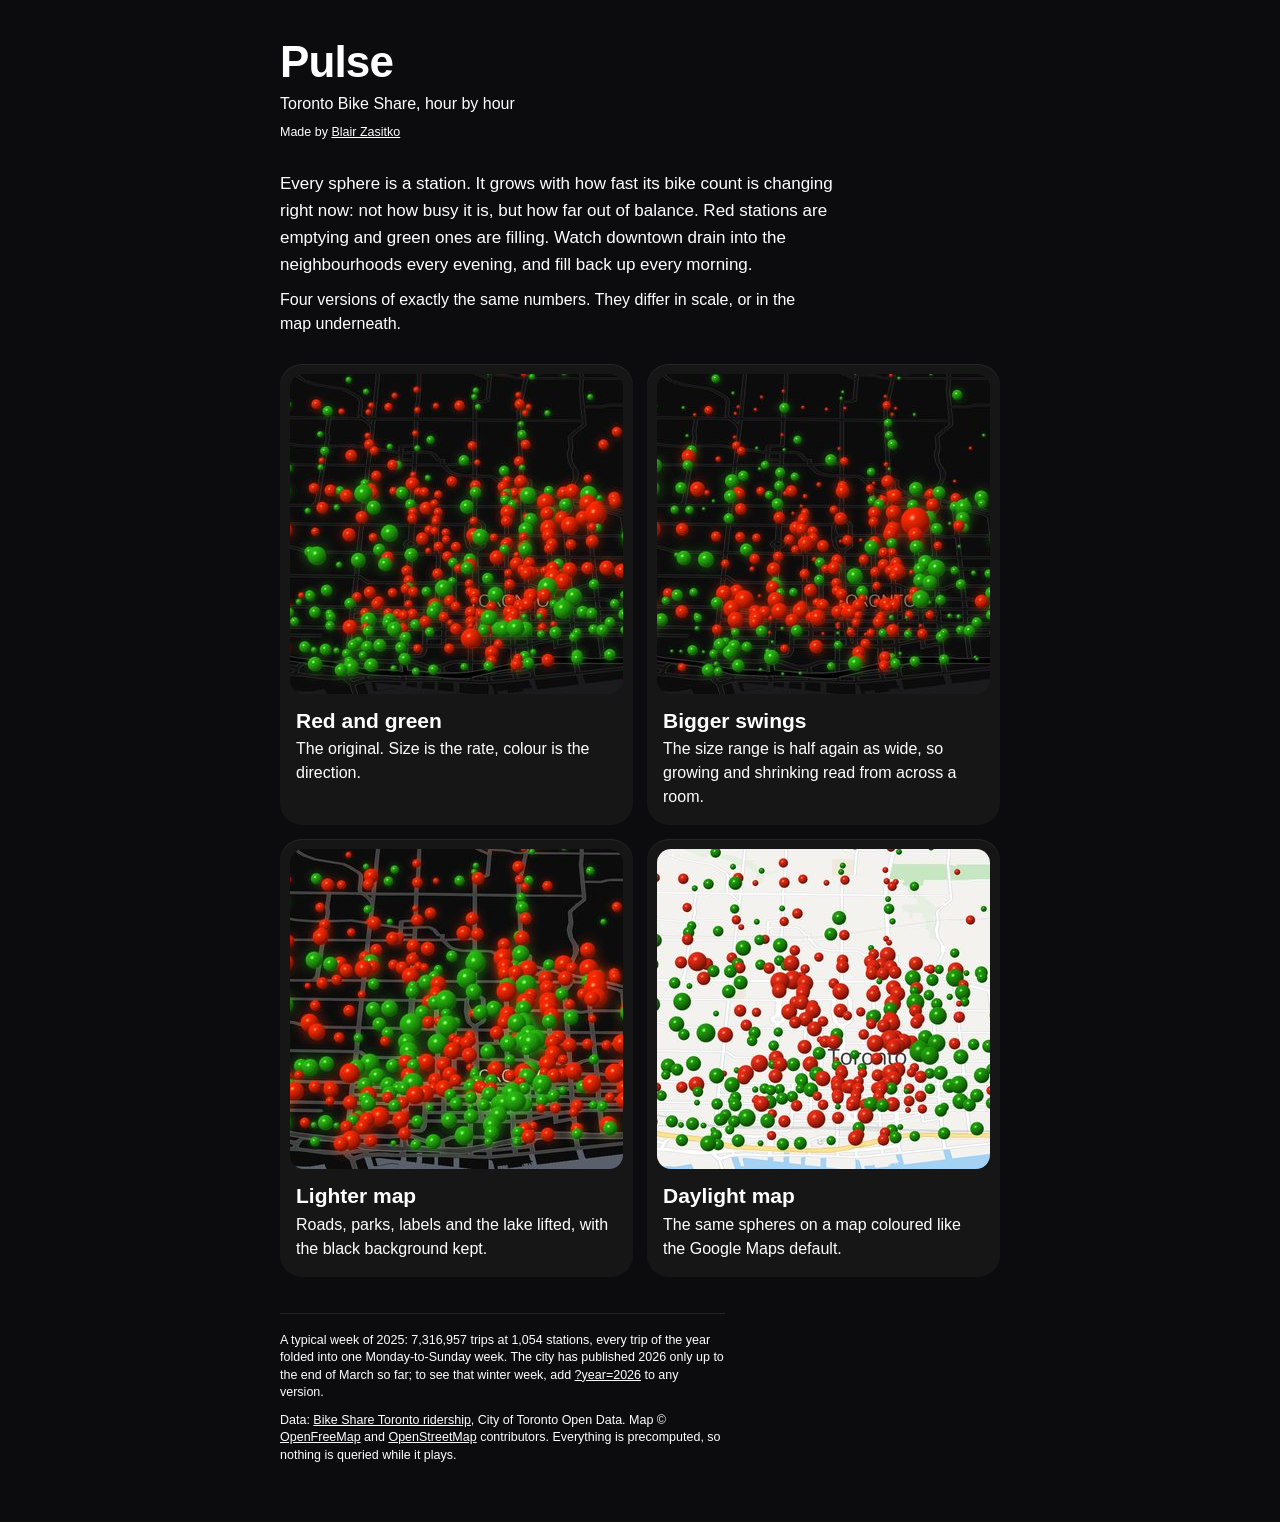
<file: menu/index.html>
<!DOCTYPE html>
<html lang="en">
<head>
<meta charset="utf-8">
<meta name="viewport" content="width=device-width,initial-scale=1,viewport-fit=cover">
<meta name="theme-color" content="#000000">
<meta name="author" content="Blair Zasitko">
<script type="application/ld+json">{"@context": "https://schema.org", "@type": "CreativeWork", "name": "Pulse: Toronto Bike Share, hour by hour", "description": "Every Bike Share Toronto station filling and emptying through a typical week of 2025, from 7.3 million trips.", "author": {"@type": "Person", "name": "Blair Zasitko", "url": "https://www.linkedin.com/in/blair-zasitko/", "sameAs": ["https://www.linkedin.com/in/blair-zasitko/", "https://github.com/datumsOG", "https://rowanemberai.substack.com/"]}, "about": "Bike Share Toronto ridership, City of Toronto Open Data", "license": "https://opensource.org/licenses/MIT"}</script>
<title>Pulse: Toronto Bike Share, hour by hour | Blair Zasitko</title>
<meta name="description" content="Every Bike Share Toronto station, filling and emptying through a typical week. Four versions of the same map.">
<meta property="og:title" content="Pulse: Toronto Bike Share, hour by hour">
<meta property="og:description" content="Every station in the city, filling and emptying through a typical week.">
<meta property="og:type" content="website">
<meta property="og:image" content="https://blairz.ca/pulse/img/current.jpg">
<link rel="canonical" href="https://blairz.ca/pulse/menu/">
<link href="../kit/ember-ui.css?v=1.0.2" rel="stylesheet">
<style>
  /* Index page. Controls, type and colour come from the kit; this only lays out. */
  * { box-sizing: border-box; -webkit-tap-highlight-color: transparent; }
  html, body { margin: 0; min-height: 100%; background: #0c0c0e; color: var(--e-ink);
    font-family: var(--e-font); -webkit-font-smoothing: antialiased; }
  main { max-width: 760px; margin: 0 auto;
    padding: calc(env(safe-area-inset-top, 0px) + 40px) 20px calc(env(safe-area-inset-bottom, 0px) + 48px); }
  h1 { margin: 0; font: 700 44px/1 var(--e-font); letter-spacing: -0.02em; }
  .sub { margin: 8px 0 0; }
  .sub a { color: var(--e-ink); }
  .lede { margin: 28px 0 10px; max-width: 60ch; font: 400 17px/1.6 var(--e-font); color: var(--e-ink); }
  .note { margin: 0 0 28px; max-width: 60ch; }

  .versions { display: grid; gap: 14px; grid-template-columns: repeat(auto-fit, minmax(300px, 1fr)); }
  a.version { display: block; color: inherit; text-decoration: none; padding: 10px 10px 16px;
    border-radius: var(--e-r-pane); background: rgba(255,255,255,0.04);
    box-shadow: inset 0 1px 0 rgba(255,255,255,0.07); transition: background .15s; }
  a.version:hover, a.version:focus-visible { background: rgba(255,255,255,0.08); }
  a.version:focus-visible { outline: 2px solid var(--e-ink); outline-offset: 2px; }
  a.version img { display: block; width: 100%; aspect-ratio: 3 / 2; object-fit: cover;
    border-radius: 14px; background: #000; }
  a.version h2 { margin: 14px 6px 4px; font: 700 var(--e-t-title)/1.2 var(--e-font); }
  a.version p { margin: 0 6px; }

  footer { margin-top: 36px; padding-top: 18px; border-top: 1px solid var(--e-hair); max-width: 64ch; }
  footer p { margin: 0 0 10px; }
  footer a { color: var(--e-ink-2); }
</style>
</head>
<body>
<main>
  <h1>Pulse</h1>
  <p class="sub e-body">Toronto Bike Share, hour by hour</p>
  <p class="sub e-caption">Made by <a href="https://www.linkedin.com/in/blair-zasitko/" rel="author">Blair Zasitko</a></p>

  <p class="lede">
    Every sphere is a station. It grows with how fast its bike count is changing
    right now: not how busy it is, but how far out of balance. Red stations are
    emptying and green ones are filling. Watch downtown drain into the
    neighbourhoods every evening, and fill back up every morning.
  </p>
  <p class="note e-body">
    Four versions of exactly the same numbers. They differ in scale, or in the map underneath.
  </p>

  <div class="versions">
    <a class="version" href="../">
      <img src="../img/current.jpg" alt="Red and green spheres over a dark map of downtown Toronto" width="480" height="320">
      <h2>Red and green</h2>
      <p class="e-body">The original. Size is the rate, colour is the direction.</p>
    </a>
    <a class="version" href="../bold/">
      <img src="../img/bold.jpg" alt="The same map with a wider range of sphere sizes" width="480" height="320">
      <h2>Bigger swings</h2>
      <p class="e-body">The size range is half again as wide, so growing and shrinking read from across a room.</p>
    </a>
    <a class="version" href="../light/">
      <img src="../img/light.jpg" alt="The same map with lighter roads and water" width="480" height="320">
      <h2>Lighter map</h2>
      <p class="e-body">Roads, parks, labels and the lake lifted, with the black background kept.</p>
    </a>
    <a class="version" href="../google/">
      <img src="../img/google.jpg" alt="The spheres over a pale street map with blue water" width="480" height="320">
      <h2>Daylight map</h2>
      <p class="e-body">The same spheres on a map coloured like the Google Maps default.</p>
    </a>
  </div>

  <footer class="e-caption">
    <p>A typical week of 2025: 7,316,957 trips at 1,054 stations, every trip of the year
      folded into one Monday-to-Sunday week. The city has published 2026 only up to the end of
      March so far; to see that winter week, add
      <a href="../?year=2026">?year=2026</a> to any version.</p>
    <p>Data: <a href="https://open.toronto.ca/dataset/bike-share-toronto-ridership-data/">Bike Share Toronto ridership</a>,
      City of Toronto Open Data. Map © <a href="https://openfreemap.org/">OpenFreeMap</a> and
      <a href="https://www.openstreetmap.org/copyright">OpenStreetMap</a> contributors.
      Everything is precomputed, so nothing is queried while it plays.</p>
  </footer>
</main>
</body>
</html>
</file>
<file: kit/ember-ui.css>
/* GENERATED from src/tokens.json (kit 1.0.2) by tools/build.mjs. Do not edit: change tokens.json and rebuild. */
:root {
  --e-font: -apple-system, BlinkMacSystemFont, "Segoe UI", Roboto, "Helvetica Neue", Arial, sans-serif;
  --e-t-caption: 12.5px;
  --e-t-label: 14px;
  --e-t-body: 16px;
  --e-t-title: 21px;
  --e-t-display: 36px;
  --e-ink: #fff;
  --e-ink-2: #fff;
  --e-ink-3: #fff;
  --e-on-ink: #17161a;
  --e-pane: rgba(22, 22, 26, 0.55);
  --e-pane-blur: blur(18px) saturate(1.25);
  --e-pane-tint: rgba(8, 8, 10, 0.26);
  --e-well: rgba(0, 0, 0, 0.30);
  --e-well-deep: rgba(0, 0, 0, 0.42);
  --e-lip-dark: rgba(0, 0, 0, 0.55);
  --e-lip-light: rgba(255, 255, 255, 0.11);
  --e-hair: rgba(255, 255, 255, 0.10);
  --e-fill: #35c46a;
  --e-drain: #ec4a3f;
  --e-r-pane: 22px;
  --e-r-ctl: 12px;
  --e-hit: 44px;
  --e-track: 6px;
  --e-thumb: 24px;
  --e-tint-ruby: #f70001;
  --e-tint-amber: #ebb900;
  --e-tint-citrine: #fff912;
  --e-tint-emerald: #00f700;
  --e-tint-teal: #0aa3a3;
  --e-tint-sapphire: #1f4fd8;
  --e-tint-amethyst: #7a3fd1;
  --e-tint-rose: #e0457b;
}

/* ember-ui.css — the standard controls for Blair's apps (Pulse, Sun, the assistant).
 *
 * Written 2026-09-22. Why each choice was made, and the research behind it:
 *   internal/UI-STANDARD-2026-09-22.md
 * Live specimens, over the real glass shader:  https://dev.example.org
 *
 * The one idea: the glass pane is the material, and controls are PRESSED INTO it
 * (inset wells), never floated on top of it as more glass. Exactly one thing per
 * surface is raised: the primary action. Depth carries hierarchy, not colour and
 * not glow.
 *
 * Hard rules, because each is a documented tell of generated UI:
 *   - no coloured glows, ever (box-shadow is for depth, and depth is black);
 *   - labels in sentence case, never tracked-out capitals;
 *   - no "A · B · C" meta strings: use layout (a line break, a second column);
 *   - colour is data. Red and green mean emptying and filling, nothing else.
 *
 *
 * Type (revised 2026-10-09, Blair: "eliminate AI tells (0 with a slash is one of the
 * most obvious)"). The kit shipped Atkinson Hyperlegible Next, whose zero is slashed:
 * in a numbers-heavy UI that one glyph reads as generated. It now uses the platform's
 * own face (SF Pro on iPhone, Roboto on Android, Segoe UI on Windows): no download, no
 * third-party request (rule 21), and nothing a reader associates with templated UI.
 *
 * Ink (same day, Blair: "No light beige or off white text, if you need light text just
 * make it white"). All three ink steps are pure white; hierarchy comes from size and
 * weight, never from a warmer or greyer white.
 */

/* Every value below comes from a CSS variable defined in tokens.css, which is generated
   from glass-ui-kit/src/tokens.json. There are no literals to override here: to
   change a size, a colour or a font, change the token. */

/* ------------------------------------------------------------------ pane */
.e-pane {
  border-radius: var(--e-r-pane);
  padding: 16px;
  color: var(--e-ink);
  font-family: var(--e-font);
  background: var(--e-pane);
  -webkit-backdrop-filter: var(--e-pane-blur);
  backdrop-filter: var(--e-pane-blur);
  box-shadow: inset 0 1px 0 rgba(255, 255, 255, 0.09), 0 10px 30px rgba(0, 0, 0, 0.35);
}
/* Where the WebGL shader draws the glass (data-glass), the element adds only a light
   smoke tint: enough that a caption survives a bright tower refracting behind it,
   little enough that the refraction still reads as glass. */
.e-pane[data-glass] { background: var(--e-pane-tint); -webkit-backdrop-filter: none; backdrop-filter: none; box-shadow: none; }

/* ------------------------------------------------------------------ type */
.e-display { font: 700 var(--e-t-display)/1.05 var(--e-font); letter-spacing: -0.015em; font-variant-numeric: tabular-nums; }
.e-title   { font: 700 var(--e-t-title)/1.2 var(--e-font); letter-spacing: -0.005em; }
.e-body    { font: 400 var(--e-t-body)/1.5 var(--e-font); color: var(--e-ink-2); }
.e-label   { font: 600 var(--e-t-label)/1.2 var(--e-font); color: var(--e-ink-2); }
.e-caption { font: 400 var(--e-t-caption)/1.4 var(--e-font); color: var(--e-ink-3); }
.e-num     { font-variant-numeric: tabular-nums; }

/* ------------------------------------------------------------------ buttons */
.e-btn {
  -webkit-appearance: none; appearance: none;
  display: inline-flex; align-items: center; justify-content: center; gap: 8px;
  min-height: 40px; padding: 0 16px;
  border: 0; border-radius: var(--e-r-ctl);
  font: 600 15px/1 var(--e-font); color: var(--e-ink);
  background: var(--e-well);
  box-shadow: inset 0 1.5px 2px var(--e-lip-dark), inset 0 -1px 0 var(--e-lip-light);
  cursor: pointer; touch-action: manipulation;
  transition: background .12s, box-shadow .12s, transform .08s;
}
.e-btn:active { background: var(--e-well-deep);
  box-shadow: inset 0 2.5px 4px var(--e-lip-dark), inset 0 -1px 0 var(--e-lip-light); transform: translateY(.5px); }
.e-btn--pill { border-radius: 999px; }

/* The ONE raised control on a surface. It stands out of the glass instead of into it. */
.e-btn--primary {
  color: var(--e-on-ink);
  background: var(--e-ink);
  box-shadow: inset 0 1px 0 rgba(255, 255, 255, 0.55), 0 1px 1px rgba(0, 0, 0, 0.35), 0 4px 10px rgba(0, 0, 0, 0.30);
}
.e-btn--primary:active { background: #e6e6e6; box-shadow: inset 0 1px 2px rgba(0, 0, 0, 0.25), 0 1px 1px rgba(0, 0, 0, 0.3); }

.e-btn--icon { width: var(--e-hit); height: var(--e-hit); min-height: 0; padding: 0; border-radius: 50%; }
.e-btn--icon svg { width: 20px; height: 20px; }

.e-btn:disabled, .e-btn[aria-disabled="true"] { opacity: .42; cursor: not-allowed; transform: none; }
.e-btn:focus-visible, .e-seg button:focus-visible, .e-range:focus-visible, .e-toggle input:focus-visible + span {
  outline: 2px solid var(--e-ink); outline-offset: 2px; }

/* ------------------------------------------------------------------ segmented control */
.e-seg {
  display: inline-flex; padding: 3px; gap: 2px;
  border-radius: var(--e-r-ctl);
  background: var(--e-well);
  box-shadow: inset 0 1.5px 2px var(--e-lip-dark), inset 0 -1px 0 var(--e-lip-light);
}
.e-seg button {
  -webkit-appearance: none; appearance: none; border: 0; cursor: pointer;
  min-height: 34px; padding: 0 14px; border-radius: 9px;
  font: 600 14px/1 var(--e-font); color: var(--e-ink-2); background: transparent;
}
.e-seg button[aria-pressed="true"] {
  color: var(--e-ink);
  background: rgba(255, 255, 255, 0.16);
  box-shadow: inset 0 1px 0 rgba(255, 255, 255, 0.14), 0 1px 3px rgba(0, 0, 0, 0.4);
}

/* ------------------------------------------------------------------ slider
 * Markup:
 *   <div class="e-field">
 *     <label class="e-label" for="speed">Speed</label>
 *     <output class="e-value" for="speed">1×</output>
 *     <input class="e-range" id="speed" type="range" min="0" max="4" step="1" value="1">
 *     <div class="e-ticks"><span>½×</span><span>1×</span><span>2×</span><span>4×</span><span>8×</span></div>
 *   </div>
 * ember-ui.js keeps --pct in step with the value, which paints the filled part.
 * The track is a groove in the glass; the thumb is the only raised object on it.
 */
.e-field {
  display: grid; grid-template-columns: 1fr auto; align-items: baseline;
  row-gap: 6px; column-gap: 12px;
}
.e-field > .e-range, .e-field > .e-ticks { grid-column: 1 / -1; }
.e-value { font: 700 16px/1 var(--e-font); color: var(--e-ink); font-variant-numeric: tabular-nums; }

.e-range {
  -webkit-appearance: none; appearance: none;
  width: 100%; height: var(--e-hit); margin: -10px 0; /* 44px hit area, 24px of it visual */
  background: transparent; cursor: pointer; touch-action: pan-y;
  --pct: 50%;
}
.e-range::-webkit-slider-runnable-track {
  height: var(--e-track); border-radius: calc(var(--e-track) / 2);
  background: linear-gradient(90deg, var(--e-ink-2) 0 var(--pct), var(--e-well) var(--pct) 100%);
  box-shadow: inset 0 1px 2px var(--e-lip-dark), 0 1px 0 var(--e-lip-light);
}
.e-range::-moz-range-track {
  height: var(--e-track); border-radius: calc(var(--e-track) / 2); background: var(--e-well);
  box-shadow: inset 0 1px 2px var(--e-lip-dark), 0 1px 0 var(--e-lip-light);
}
.e-range::-moz-range-progress { height: var(--e-track); border-radius: calc(var(--e-track) / 2); background: var(--e-ink-2); }
.e-range::-webkit-slider-thumb {
  -webkit-appearance: none; appearance: none;
  width: var(--e-thumb); height: var(--e-thumb); margin-top: calc((var(--e-track) - var(--e-thumb)) / 2); border-radius: 50%; border: 0;
  background: var(--e-ink);
  box-shadow: inset 0 1px 0 rgba(255, 255, 255, 0.7), 0 1px 2px rgba(0, 0, 0, 0.5), 0 3px 8px rgba(0, 0, 0, 0.3);
}
.e-range::-moz-range-thumb {
  width: var(--e-thumb); height: var(--e-thumb); border-radius: 50%; border: 0; background: var(--e-ink);
  box-shadow: 0 1px 2px rgba(0, 0, 0, 0.5), 0 3px 8px rgba(0, 0, 0, 0.3);
}
.e-range:active::-webkit-slider-thumb { transform: scale(1.08); }

/* Tick labels sit under the detents. Space-between puts the first and last at the ends
   of the track; the thumb's 12px radius is absorbed by the 12px side padding. */
.e-ticks { display: flex; justify-content: space-between; padding: 0 4px;
  font: 400 var(--e-t-caption)/1 var(--e-font); color: var(--e-ink-3); font-variant-numeric: tabular-nums; }
.e-ticks span { min-width: 24px; text-align: center; }
.e-ticks span[aria-current="true"] { color: var(--e-ink); font-weight: 700; }

/* ------------------------------------------------------------------ toggle */
.e-toggle { position: relative; display: inline-flex; align-items: center; gap: 12px; cursor: pointer;
  font: 600 var(--e-t-label)/1.2 var(--e-font); color: var(--e-ink-2); min-height: var(--e-hit); }
.e-toggle input { position: absolute; opacity: 0; width: 1px; height: 1px; }
.e-toggle > input + span { position: relative; width: 46px; height: 28px; border-radius: 999px; flex: none;
  background: var(--e-well); box-shadow: inset 0 1.5px 2px var(--e-lip-dark), inset 0 -1px 0 var(--e-lip-light);
  transition: background .15s; }
.e-toggle > input + span::after { content: ""; position: absolute; top: 3px; left: 3px; width: 22px; height: 22px; border-radius: 50%;
  background: var(--e-ink-2); box-shadow: 0 1px 2px rgba(0, 0, 0, 0.5); transition: transform .15s, background .15s; }
.e-toggle input:checked + span { background: rgba(255, 255, 255, 0.28); }
.e-toggle input:checked + span::after { transform: translateX(18px); background: var(--e-ink); }

/* ------------------------------------------------------------------ legend key
 * A flat disc with a dark ring so it reads on light and dark maps. No glow: a glow on
 * a legend dot says "live status light", which a legend is not. */
.e-key { display: inline-flex; align-items: center; gap: 8px;
  font: 400 var(--e-t-caption)/1.3 var(--e-font); color: var(--e-ink-2); }
.e-key i { width: 11px; height: 11px; border-radius: 50%; flex: none; background: currentColor;
  box-shadow: 0 0 0 1.5px rgba(0, 0, 0, 0.45); }
.e-key--fill i { color: var(--e-fill); }
.e-key--drain i { color: var(--e-drain); }

@media (prefers-reduced-motion: reduce) {
  .e-btn, .e-toggle span, .e-toggle > input + span::after { transition: none; }
}

/* ================================================================== the glass skin
 * Every control has two skins. WELL (above, the default) presses the control into
 * the pane as a dark inset. GLASS makes the control its own piece of glass,
 * flush-mounted in a hole in the pane: the shader draws the button's lens, the seam
 * and the hole's bevel (src/glass/core.glsl.js), and the element itself becomes
 * transparent so only its label is left on top.
 *
 * Choose per region:  <div class="e-pane" data-glass data-skin="glass"> ... </div>
 * ember-ui.js then marks the controls inside with data-glass="button". Add
 * data-tint="ruby" (or any palette name or #hex) to stain one.
 *
 * Everything here is scoped under body.lg, which the glass host sets only once its
 * shader is running. Without it a glass-skin control is simply a well, so a phone
 * that cannot run the shader never gets an invisible button.
 */
.e-glass-knob { display: none; }

body.lg .e-btn[data-glass="button"]:not([data-glass-off]),
body.lg .e-seg button[data-glass="button"]:not([data-glass-off]) {
  background: transparent; box-shadow: none; transform: none;
  color: var(--e-glass-ink, var(--e-ink));
}
/* press feedback comes from the shader (the button sinks and the seam deepens) */
/* a stained PANE tells its own text which ink to use */
body.lg .e-pane[data-glass][data-tint] { color: var(--e-glass-ink, var(--e-ink)); }
body.lg .e-btn[data-glass="button"]:not([data-glass-off]):active { background: transparent; box-shadow: none; }

/* toggle: the track stays a groove, the knob is glass */
body.lg .e-toggle span:has(> .e-glass-knob)::after { opacity: 0; }
body.lg .e-toggle .e-glass-knob {
  display: block; position: absolute; top: 2px; left: 2px; width: 24px; height: 24px;
  border-radius: 50%; pointer-events: none; transition: transform .15s;
}
body.lg .e-toggle input:checked + span .e-glass-knob { transform: translateX(18px); }

/* slider: identical in both skins. The thumb stays opaque (Blair, 2026-10-09). */

/* a knob the shader had no room for: draw it as the ordinary white thumb */
body.lg .e-glass-knob[data-glass-off] { background: var(--e-ink); box-shadow: 0 1px 2px rgba(0, 0, 0, 0.5); }
</file>
